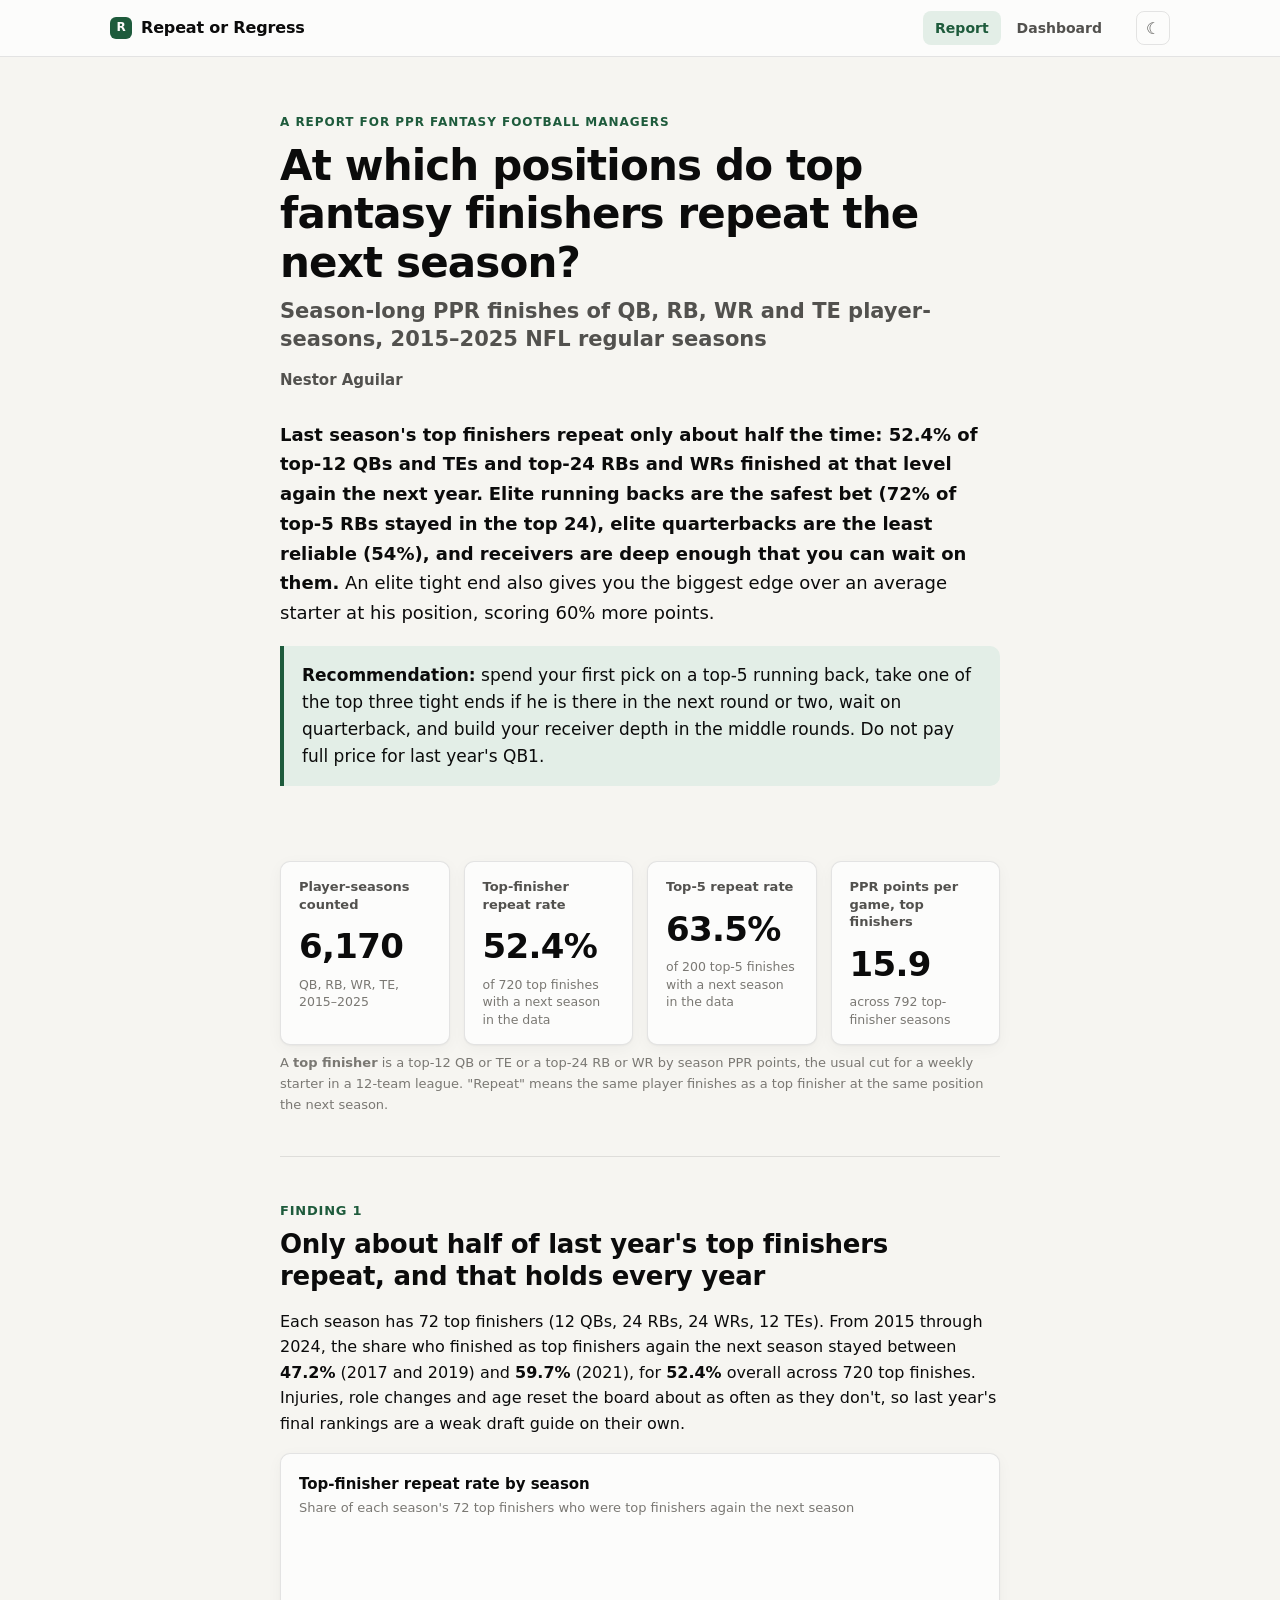
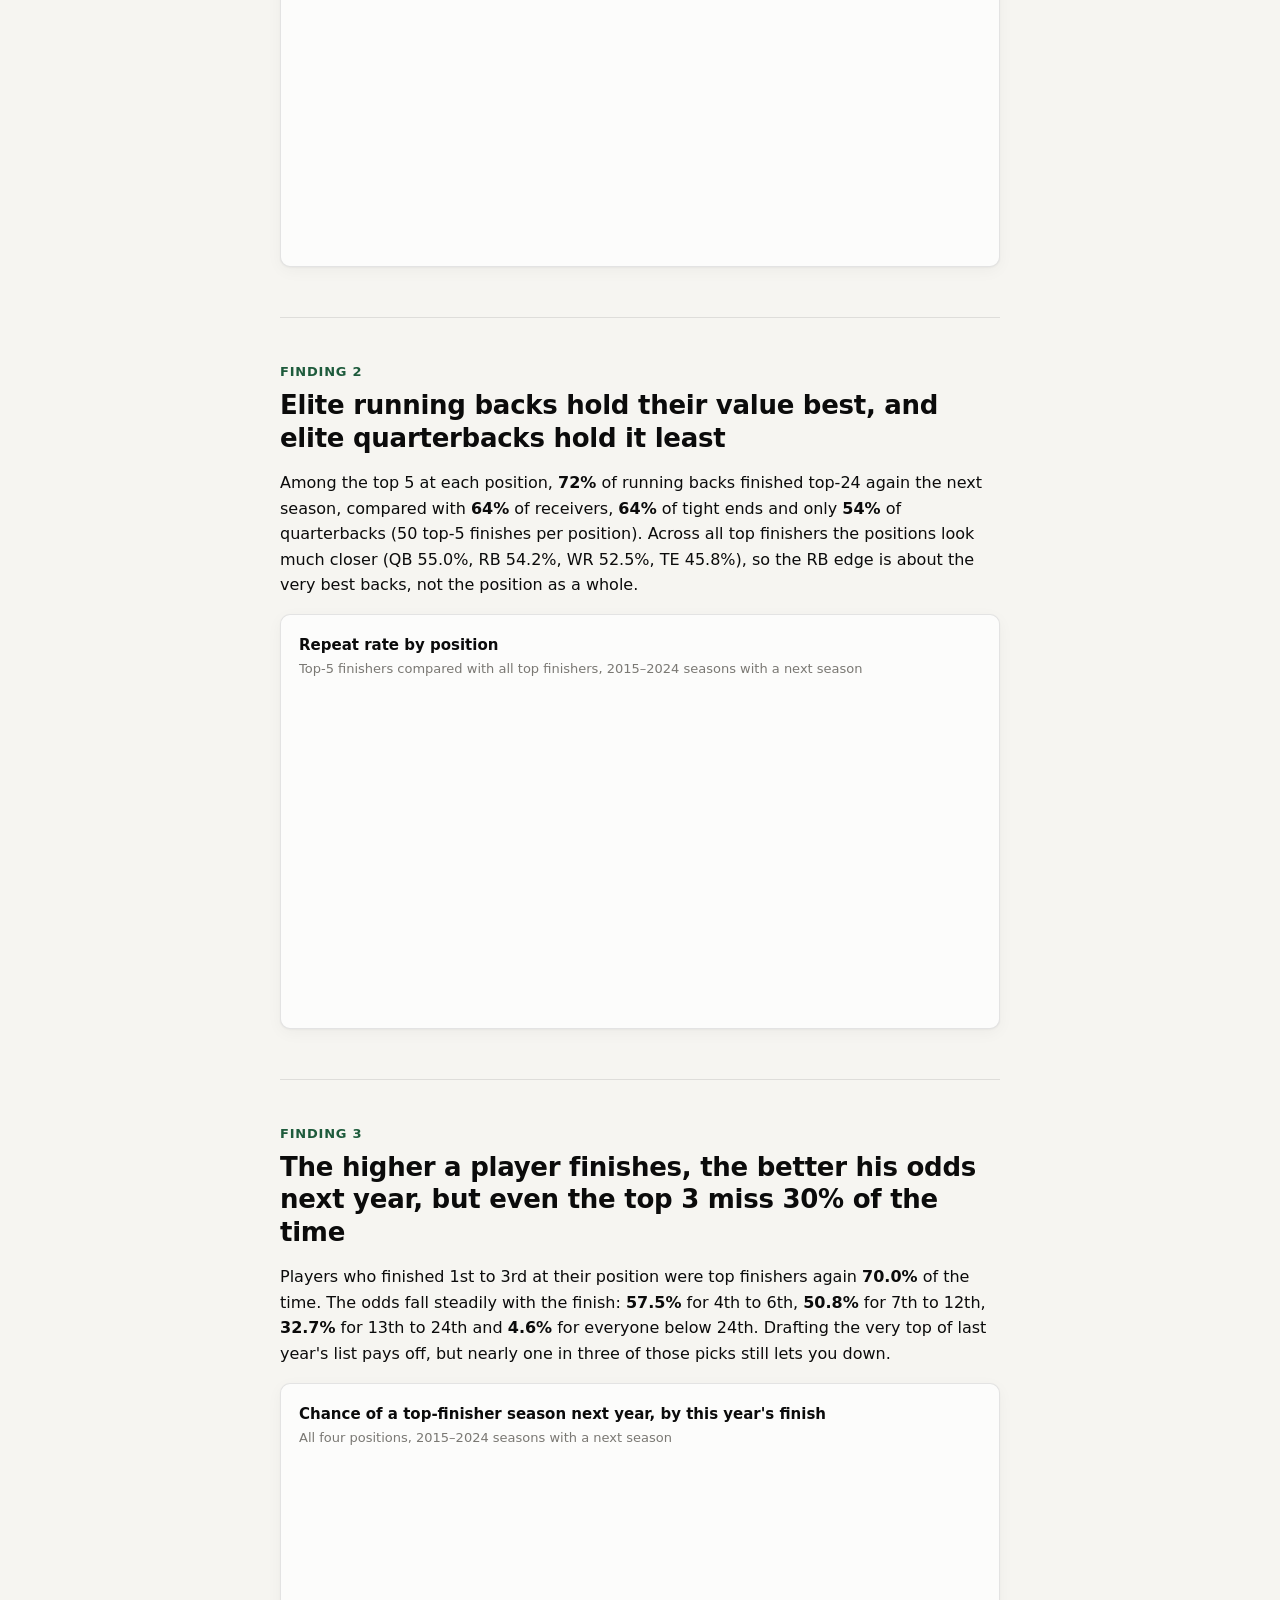
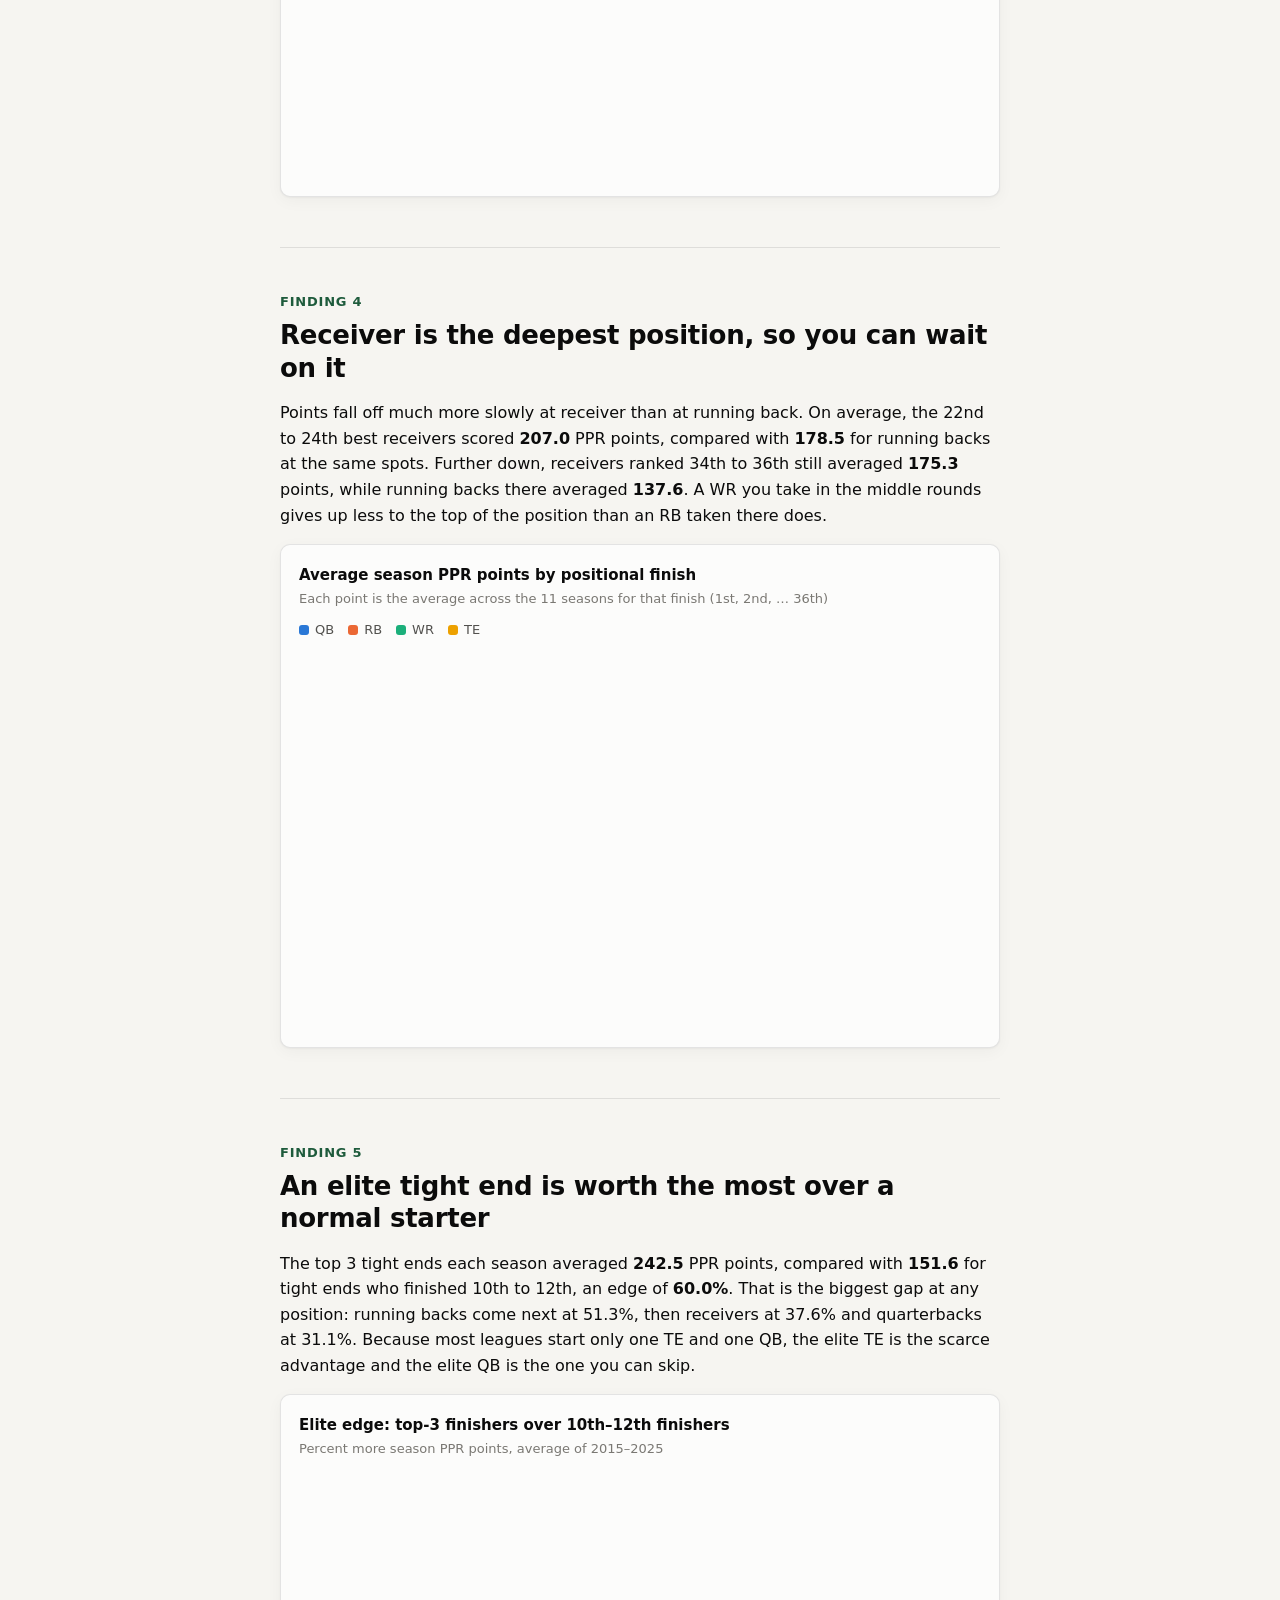
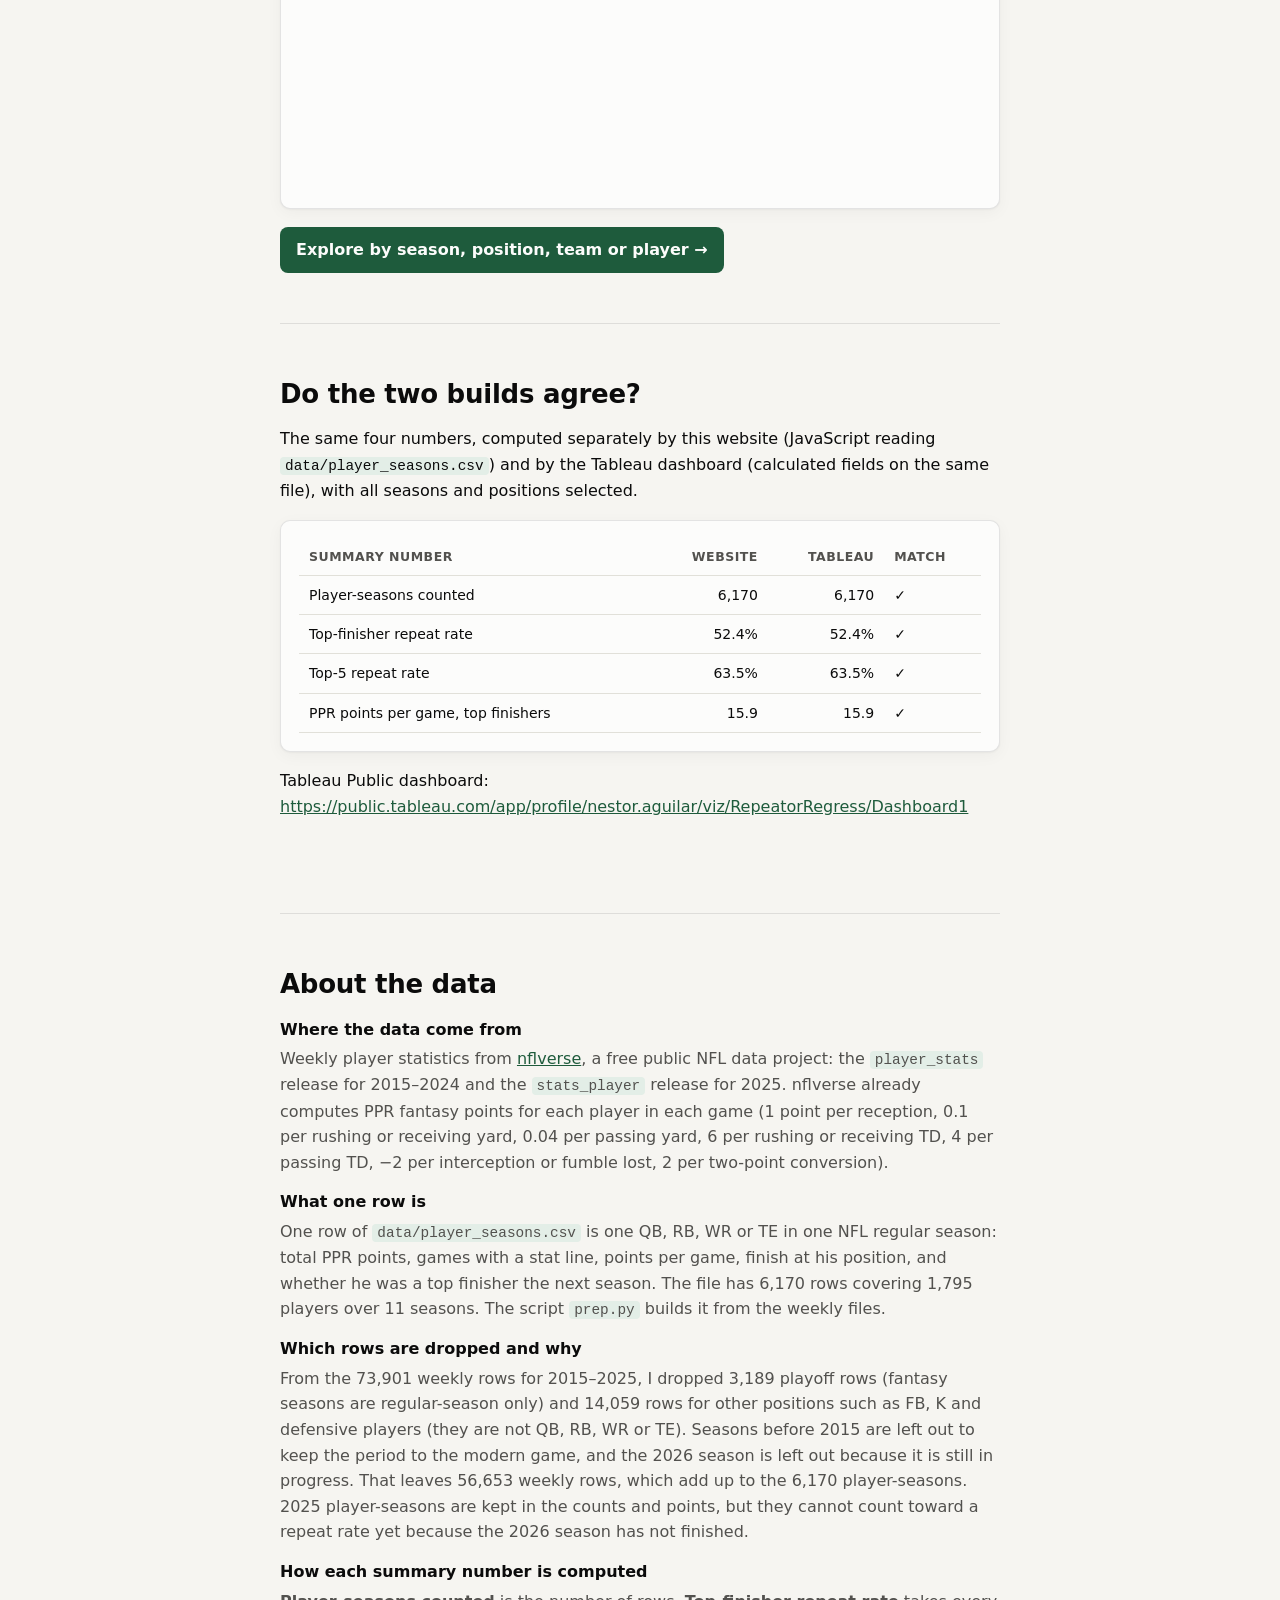
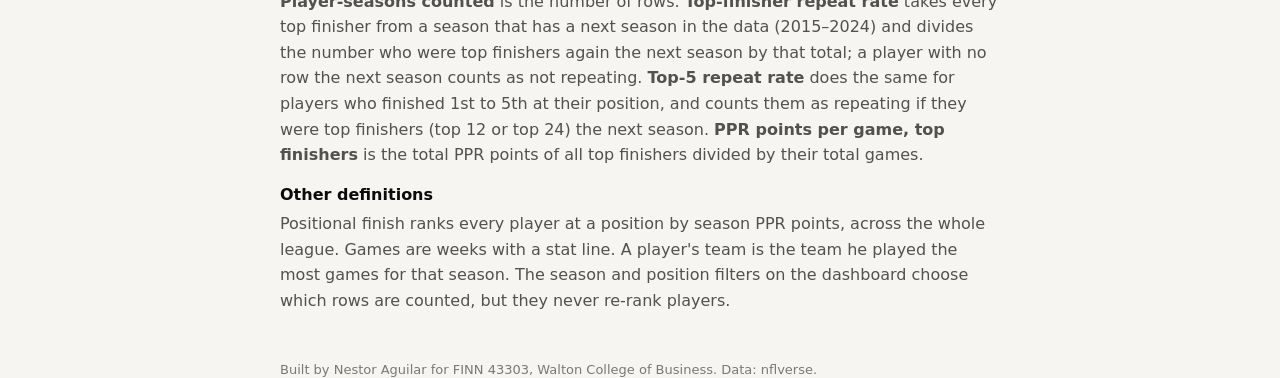
<file: fantasy-repeat-report 3/index.html>
<!doctype html>
<html lang="en">
<head>
<meta charset="utf-8">
<meta name="viewport" content="width=device-width, initial-scale=1">
<title>Repeat or Regress: Fantasy Football Report</title>
<meta name="description" content="Do fantasy football's top finishers repeat? PPR finishes of QB, RB, WR and TE player-seasons, 2015–2025.">
<link rel="stylesheet" href="style.css">
<link rel="icon" href="data:image/svg+xml,<svg xmlns='http://www.w3.org/2000/svg' viewBox='0 0 32 32'><rect width='32' height='32' rx='8' fill='%231e5b3c'/><text x='16' y='22' font-size='16' font-family='Arial' font-weight='900' fill='white' text-anchor='middle'>R</text></svg>">
<style>
  .h1-sub { display: block; font-size: .5em; font-weight: 600; color: var(--ink-2); letter-spacing: 0; margin-top: 10px; line-height: 1.35; }
  .tier-note { font-size: 13px; color: var(--muted); margin-top: 8px; }
</style>
</head>
<body>
<nav class="nav">
  <div class="wrap">
    <a class="brand" href="index.html"><span class="brand-mark">R</span>Repeat or Regress</a>
    <div class="nav-links">
      <a href="index.html" aria-current="page">Report</a>
      <a href="dashboard.html">Dashboard</a>
    </div>
    <button class="theme-btn" id="themeBtn" aria-label="Switch light or dark mode">☾</button>
  </div>
</nav>

<main class="wrap narrow">
  <header class="hero">
    <p class="eyebrow">A report for PPR fantasy football managers</p>
    <h1>At which positions do top fantasy finishers repeat the next season?
      <span class="h1-sub">Season-long PPR finishes of QB, RB, WR and TE player-seasons, 2015–2025 NFL regular seasons</span>
    </h1>
    <div class="byline">Nestor Aguilar</div>

    <p class="lede"><strong>Last season's top finishers repeat only about half the time: 52.4% of top-12 QBs and TEs and top-24 RBs and WRs finished at that level again the next year.</strong>
      <strong>Elite running backs are the safest bet (72% of top-5 RBs stayed in the top 24), elite quarterbacks are the least reliable (54%), and receivers are deep enough that you can wait on them.</strong>
      An elite tight end also gives you the biggest edge over an average starter at his position, scoring 60% more points.</p>
    <p class="reco"><strong>Recommendation:</strong> spend your first pick on a top-5 running back, take one of the top three tight ends if he is there in the next round or two, wait on quarterback, and build your receiver depth in the middle rounds. Do not pay full price for last year's QB1.</p>
  </header>

  <div class="kpis" aria-label="Summary numbers, all seasons and positions">
    <div class="kpi"><div class="kpi-label">Player-seasons counted</div><div class="kpi-value" id="kpiSeasons">–</div><div class="kpi-note">QB, RB, WR, TE, 2015–2025</div></div>
    <div class="kpi"><div class="kpi-label">Top-finisher repeat rate</div><div class="kpi-value" id="kpiRepeat">–</div><div class="kpi-note" id="kpiRepeatN"></div></div>
    <div class="kpi"><div class="kpi-label">Top-5 repeat rate</div><div class="kpi-value" id="kpiTop5">–</div><div class="kpi-note" id="kpiTop5N"></div></div>
    <div class="kpi"><div class="kpi-label">PPR points per game, top finishers</div><div class="kpi-value" id="kpiPPG">–</div><div class="kpi-note" id="kpiPPGN"></div></div>
  </div>
  <p class="tier-note">A <strong>top finisher</strong> is a top-12 QB or TE or a top-24 RB or WR by season PPR points, the usual cut for a weekly starter in a 12-team league. "Repeat" means the same player finishes as a top finisher at the same position the next season.</p>

  <section class="finding reveal">
    <div class="finding-num">Finding 1</div>
    <h2>Only about half of last year's top finishers repeat, and that holds every year</h2>
    <p>Each season has 72 top finishers (12 QBs, 24 RBs, 24 WRs, 12 TEs). From 2015 through 2024, the share who finished as top finishers again the next season stayed between <strong>47.2%</strong> (2017 and 2019) and <strong>59.7%</strong> (2021), for <strong>52.4%</strong> overall across 720 top finishes. Injuries, role changes and age reset the board about as often as they don't, so last year's final rankings are a weak draft guide on their own.</p>
    <div class="card">
      <p class="chart-title">Top-finisher repeat rate by season</p>
      <p class="chart-sub">Share of each season's 72 top finishers who were top finishers again the next season</p>
      <div class="chart-box"><canvas id="c1" role="img" aria-label="Line chart of repeat rate by season, between 47 and 60 percent"></canvas></div>
    </div>
  </section>

  <section class="finding reveal">
    <div class="finding-num">Finding 2</div>
    <h2>Elite running backs hold their value best, and elite quarterbacks hold it least</h2>
    <p>Among the top 5 at each position, <strong>72%</strong> of running backs finished top-24 again the next season, compared with <strong>64%</strong> of receivers, <strong>64%</strong> of tight ends and only <strong>54%</strong> of quarterbacks (50 top-5 finishes per position). Across all top finishers the positions look much closer (QB 55.0%, RB 54.2%, WR 52.5%, TE 45.8%), so the RB edge is about the very best backs, not the position as a whole.</p>
    <div class="card">
      <p class="chart-title">Repeat rate by position</p>
      <p class="chart-sub">Top-5 finishers compared with all top finishers, 2015–2024 seasons with a next season</p>
      <div class="chart-box"><canvas id="c2" role="img" aria-label="Bar chart of repeat rate by position"></canvas></div>
    </div>
  </section>

  <section class="finding reveal">
    <div class="finding-num">Finding 3</div>
    <h2>The higher a player finishes, the better his odds next year, but even the top 3 miss 30% of the time</h2>
    <p>Players who finished 1st to 3rd at their position were top finishers again <strong>70.0%</strong> of the time. The odds fall steadily with the finish: <strong>57.5%</strong> for 4th to 6th, <strong>50.8%</strong> for 7th to 12th, <strong>32.7%</strong> for 13th to 24th and <strong>4.6%</strong> for everyone below 24th. Drafting the very top of last year's list pays off, but nearly one in three of those picks still lets you down.</p>
    <div class="card">
      <p class="chart-title">Chance of a top-finisher season next year, by this year's finish</p>
      <p class="chart-sub">All four positions, 2015–2024 seasons with a next season</p>
      <div class="chart-box"><canvas id="c3" role="img" aria-label="Bar chart of next-season odds by finish tier"></canvas></div>
    </div>
  </section>

  <section class="finding reveal">
    <div class="finding-num">Finding 4</div>
    <h2>Receiver is the deepest position, so you can wait on it</h2>
    <p>Points fall off much more slowly at receiver than at running back. On average, the 22nd to 24th best receivers scored <strong>207.0</strong> PPR points, compared with <strong>178.5</strong> for running backs at the same spots. Further down, receivers ranked 34th to 36th still averaged <strong>175.3</strong> points, while running backs there averaged <strong>137.6</strong>. A WR you take in the middle rounds gives up less to the top of the position than an RB taken there does.</p>
    <div class="card">
      <p class="chart-title">Average season PPR points by positional finish</p>
      <p class="chart-sub">Each point is the average across the 11 seasons for that finish (1st, 2nd, … 36th)</p>
      <div class="legend" id="legend4"></div>
      <div class="chart-box tall"><canvas id="c4" role="img" aria-label="Line chart of average points by positional rank for each position"></canvas></div>
    </div>
  </section>

  <section class="finding reveal">
    <div class="finding-num">Finding 5</div>
    <h2>An elite tight end is worth the most over a normal starter</h2>
    <p>The top 3 tight ends each season averaged <strong>242.5</strong> PPR points, compared with <strong>151.6</strong> for tight ends who finished 10th to 12th, an edge of <strong>60.0%</strong>. That is the biggest gap at any position: running backs come next at 51.3%, then receivers at 37.6% and quarterbacks at 31.1%. Because most leagues start only one TE and one QB, the elite TE is the scarce advantage and the elite QB is the one you can skip.</p>
    <div class="card">
      <p class="chart-title">Elite edge: top-3 finishers over 10th–12th finishers</p>
      <p class="chart-sub">Percent more season PPR points, average of 2015–2025</p>
      <div class="chart-box"><canvas id="c5" role="img" aria-label="Bar chart of elite edge by position"></canvas></div>
    </div>
    <a class="cta" href="dashboard.html">Explore by season, position, team or player →</a>
  </section>

  <section class="notes" id="agreement" style="margin-top:40px">
    <h2>Do the two builds agree?</h2>
    <p>The same four numbers, computed separately by this website (JavaScript reading <code>data/player_seasons.csv</code>) and by the Tableau dashboard (calculated fields on the same file), with all seasons and positions selected.</p>
    <div class="card table-scroll">
      <table>
        <thead><tr><th>Summary number</th><th class="num">Website</th><th class="num">Tableau</th><th>Match</th></tr></thead>
        <tbody>
          <tr><td>Player-seasons counted</td><td class="num" id="agSeasons">6,170</td><td class="num">6,170</td><td>✓</td></tr>
          <tr><td>Top-finisher repeat rate</td><td class="num" id="agRepeat">52.4%</td><td class="num">52.4%</td><td>✓</td></tr>
          <tr><td>Top-5 repeat rate</td><td class="num" id="agTop5">63.5%</td><td class="num">63.5%</td><td>✓</td></tr>
          <tr><td>PPR points per game, top finishers</td><td class="num" id="agPPG">15.9</td><td class="num">15.9</td><td>✓</td></tr>
        </tbody>
      </table>
    </div>
    <p>Tableau Public dashboard: <a href="https://public.tableau.com/app/profile/nestor.aguilar/viz/RepeatorRegress/Dashboard1" target="_blank" rel="noopener">https://public.tableau.com/app/profile/nestor.aguilar/viz/RepeatorRegress/Dashboard1</a></p>
  </section>

  <section class="notes" id="data">
    <h2>About the data</h2>
    <dl>
      <dt>Where the data come from</dt>
      <dd>Weekly player statistics from <a href="https://github.com/nflverse/nflverse-data/releases">nflverse</a>, a free public NFL data project: the <code>player_stats</code> release for 2015–2024 and the <code>stats_player</code> release for 2025. nflverse already computes PPR fantasy points for each player in each game (1 point per reception, 0.1 per rushing or receiving yard, 0.04 per passing yard, 6 per rushing or receiving TD, 4 per passing TD, −2 per interception or fumble lost, 2 per two-point conversion).</dd>
      <dt>What one row is</dt>
      <dd>One row of <code>data/player_seasons.csv</code> is one QB, RB, WR or TE in one NFL regular season: total PPR points, games with a stat line, points per game, finish at his position, and whether he was a top finisher the next season. The file has 6,170 rows covering 1,795 players over 11 seasons. The script <code>prep.py</code> builds it from the weekly files.</dd>
      <dt>Which rows are dropped and why</dt>
      <dd>From the 73,901 weekly rows for 2015–2025, I dropped 3,189 playoff rows (fantasy seasons are regular-season only) and 14,059 rows for other positions such as FB, K and defensive players (they are not QB, RB, WR or TE). Seasons before 2015 are left out to keep the period to the modern game, and the 2026 season is left out because it is still in progress. That leaves 56,653 weekly rows, which add up to the 6,170 player-seasons. 2025 player-seasons are kept in the counts and points, but they cannot count toward a repeat rate yet because the 2026 season has not finished.</dd>
      <dt>How each summary number is computed</dt>
      <dd><strong>Player-seasons counted</strong> is the number of rows. <strong>Top-finisher repeat rate</strong> takes every top finisher from a season that has a next season in the data (2015–2024) and divides the number who were top finishers again the next season by that total; a player with no row the next season counts as not repeating. <strong>Top-5 repeat rate</strong> does the same for players who finished 1st to 5th at their position, and counts them as repeating if they were top finishers (top 12 or top 24) the next season. <strong>PPR points per game, top finishers</strong> is the total PPR points of all top finishers divided by their total games.</dd>
      <dt>Other definitions</dt>
      <dd>Positional finish ranks every player at a position by season PPR points, across the whole league. Games are weeks with a stat line. A player's team is the team he played the most games for that season. The season and position filters on the dashboard choose which rows are counted, but they never re-rank players.</dd>
    </dl>
  </section>
</main>
<footer class="wrap narrow">Built by Nestor Aguilar for FINN 43303, Walton College of Business. Data: nflverse.</footer>

<script src="lib/papaparse.min.js"></script>
<script src="lib/chart.umd.min.js"></script>
<script src="core.js"></script>
<script>
let charts = [], DATA = [];
function draw() {
  charts.forEach(c => c.destroy()); charts = [];
  chartTheme();
  const ink = cssVar("--ink"), ink2 = cssVar("--ink-2");

  // 1: repeat rate by season
  const s = repeatBySeason(DATA);
  charts.push(new Chart(c1, { type: "line",
    data: { labels: s.map(d => `${d.season}→${d.season + 1}`),
      datasets: [{ label: "Repeat rate", data: s.map(d => d.rate), borderColor: ink, backgroundColor: ink, pointBackgroundColor: ink }] },
    options: { plugins: { legend: { display: false }, tooltip: { callbacks: { label: c => ` ${fmt.pct(c.raw)} of ${s[c.dataIndex].n} top finishers repeated` } } },
      scales: { y: pctAxis(1), x: plainX() } } }));

  // 2: repeat by position, top-5 vs all top finishers
  const p = repeatByPosition(DATA);
  charts.push(new Chart(c2, { type: "bar",
    data: { labels: p.map(d => d.position),
      datasets: [
        { label: "Top-5 finishers", data: p.map(d => d.top5Rate), backgroundColor: p.map(d => posColor(d.position)), borderColor: cssVar("--surface"), borderWidth: 2 },
        { label: "All top finishers", data: p.map(d => d.topRate), backgroundColor: p.map(d => posColor(d.position) + "66"), borderColor: cssVar("--surface"), borderWidth: 2 } ] },
    options: { plugins: { legend: { display: true, labels: { generateLabels: () => [
        { text: "Top-5 finishers (solid)", fillStyle: ink2, strokeStyle: ink2, fontColor: ink2 },
        { text: "All top finishers (light)", fillStyle: ink2 + "55", strokeStyle: ink2 + "55", fontColor: ink2 }] } },
      tooltip: { callbacks: { label: c => { const d = p[c.dataIndex]; return c.datasetIndex === 0 ? ` Top 5: ${fmt.pct(d.top5Rate)} of ${d.top5N}` : ` All top: ${fmt.pct(d.topRate)} of ${d.topN}`; } } } },
      scales: { y: pctAxis(1), x: plainX() } } }));

  // 3: odds by tier
  const t = oddsByTier(DATA);
  charts.push(new Chart(c3, { type: "bar",
    data: { labels: t.map(d => TIER_LABEL[d.tier]), datasets: [{ data: t.map(d => d.rate), backgroundColor: ["#0d366b", "#184f95", "#256abf", "#5598e7", "#9ec5f4"] }] },
    options: { plugins: { legend: { display: false }, tooltip: { callbacks: { title: c => `Finished ${c[0].label} at his position`, label: c => ` ${fmt.pct(c.raw)} were top finishers next season (n = ${t[c.dataIndex].n.toLocaleString()})` } } },
      scales: { y: pctAxis(1), x: { ...plainX(), title: { display: true, text: "This season's finish at his position", color: ink2 } } } } }));

  // 4: points by rank
  const ranks = Array.from({ length: 36 }, (_, i) => i + 1);
  charts.push(new Chart(c4, { type: "line",
    data: { labels: ranks, datasets: POSITIONS.map(pos => ({ label: pos, data: pointsByRank(DATA, pos), borderColor: posColor(pos), backgroundColor: posColor(pos), pointRadius: 2 })) },
    options: { interaction: { mode: "index", intersect: false }, plugins: { legend: { display: false },
      tooltip: { callbacks: { title: c => `Finish #${c[0].label}`, label: c => ` ${c.dataset.label}: ${fmt.dec1(c.raw)} pts` } } },
      scales: { y: { min: 0, grid: { color: cssVar("--grid") }, border: { display: false }, title: { display: true, text: "Average season PPR points", color: ink2 } },
        x: { ...plainX(), title: { display: true, text: "Finish at position", color: ink2 }, ticks: { callback: (v, i) => (i + 1) % 6 === 0 || i === 0 ? i + 1 : "" } } } } }));
  document.getElementById("legend4").innerHTML = POSITIONS.map(p => `<span><span class="pos-dot" style="background:${posColor(p)}"></span>${p}</span>`).join("");

  // 5: elite premium
  const e = elitePremium(DATA).sort((a, b) => b.premium - a.premium);
  charts.push(new Chart(c5, { type: "bar",
    data: { labels: e.map(d => d.position), datasets: [{ data: e.map(d => d.premium), backgroundColor: e.map(d => posColor(d.position)) }] },
    options: { indexAxis: "y", plugins: { legend: { display: false }, tooltip: { callbacks: { label: c => { const d = e[c.dataIndex]; return ` +${fmt.pct(d.premium)} (${fmt.dec1(d.elite)} vs ${fmt.dec1(d.starter)} pts)`; } } } },
      scales: { x: { ...pctAxis(0.7), grid: { color: cssVar("--grid") } }, y: { grid: { display: false }, border: { color: cssVar("--axis") } } } } }));
}
setupThemeToggle(draw);
setupReveal();
loadData().then(d => { DATA = d; const k = kpis(DATA); renderKpis(k); draw();
  agSeasons.textContent = fmt.int(k.playerSeasons); agRepeat.textContent = fmt.pct(k.repeatRate); agTop5.textContent = fmt.pct(k.top5Rate); agPPG.textContent = fmt.dec1(k.topPPG); });
</script>
</body>
</html>
</file>
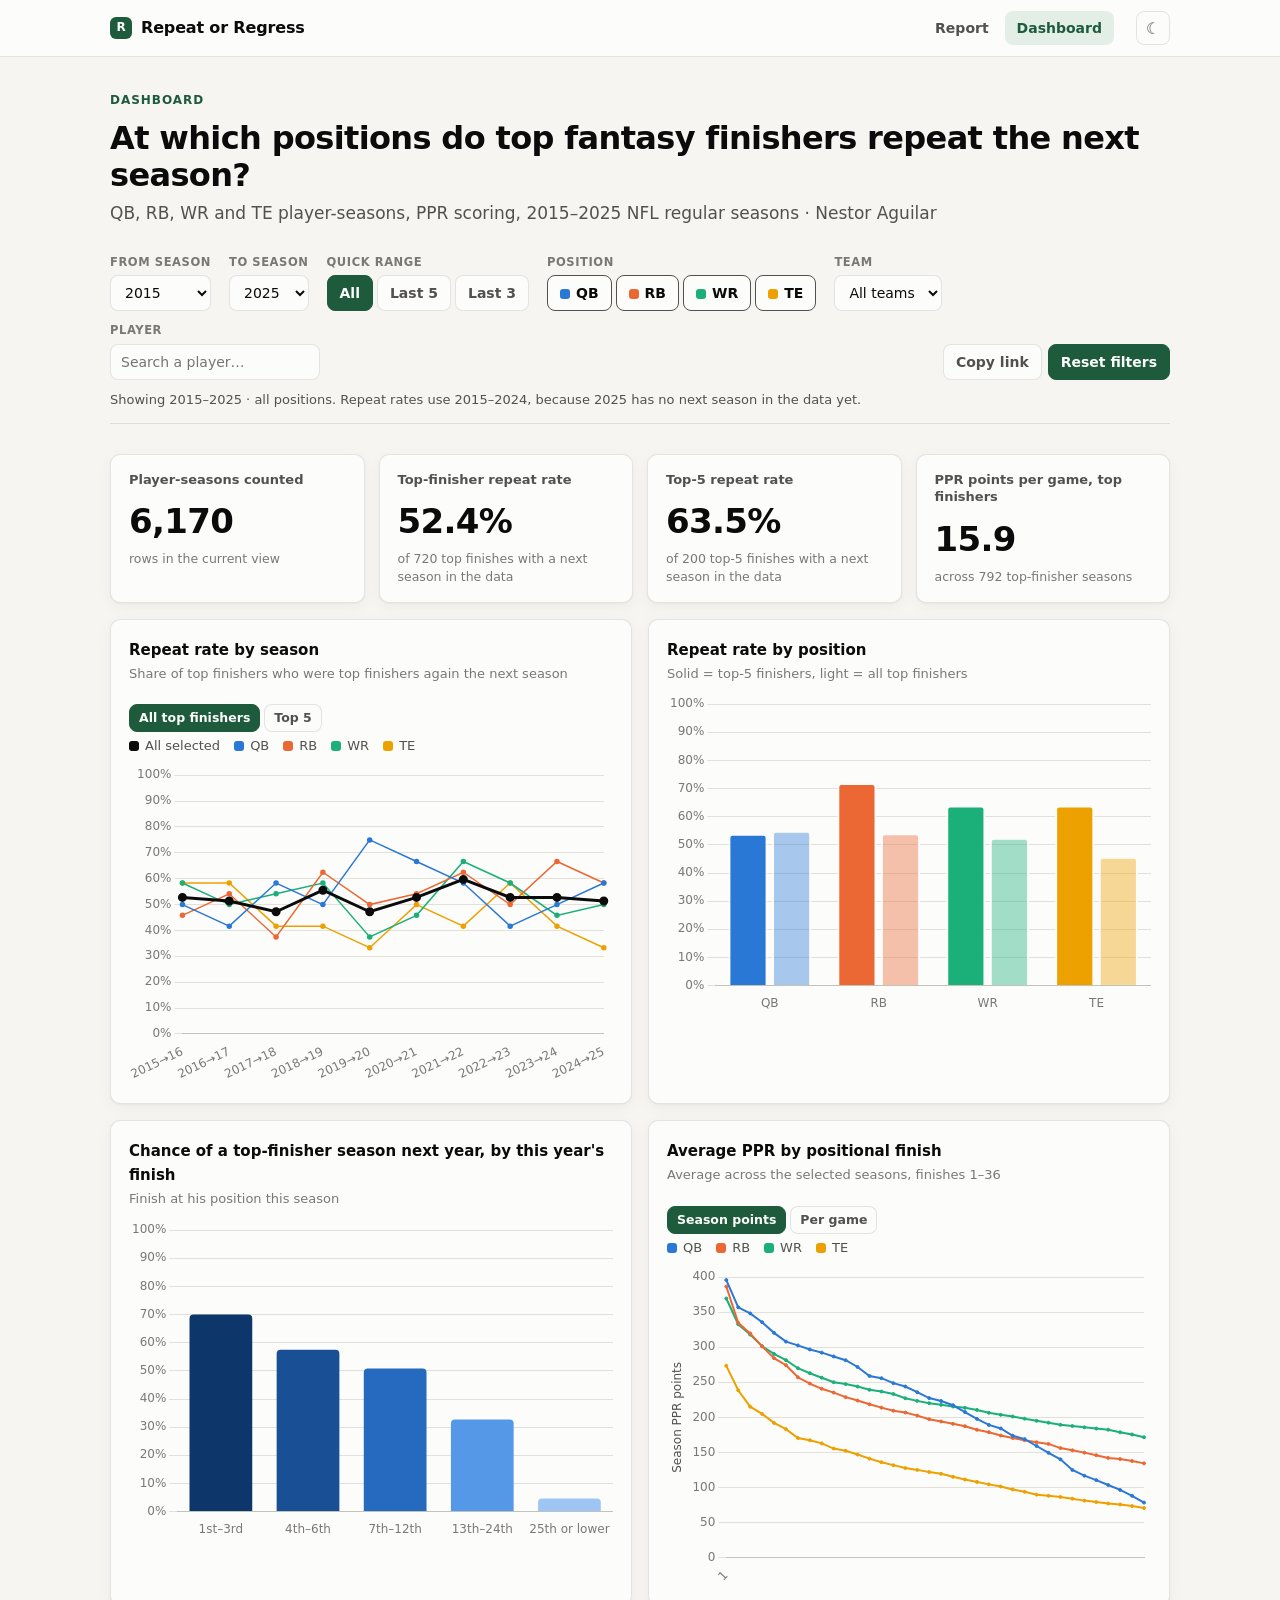
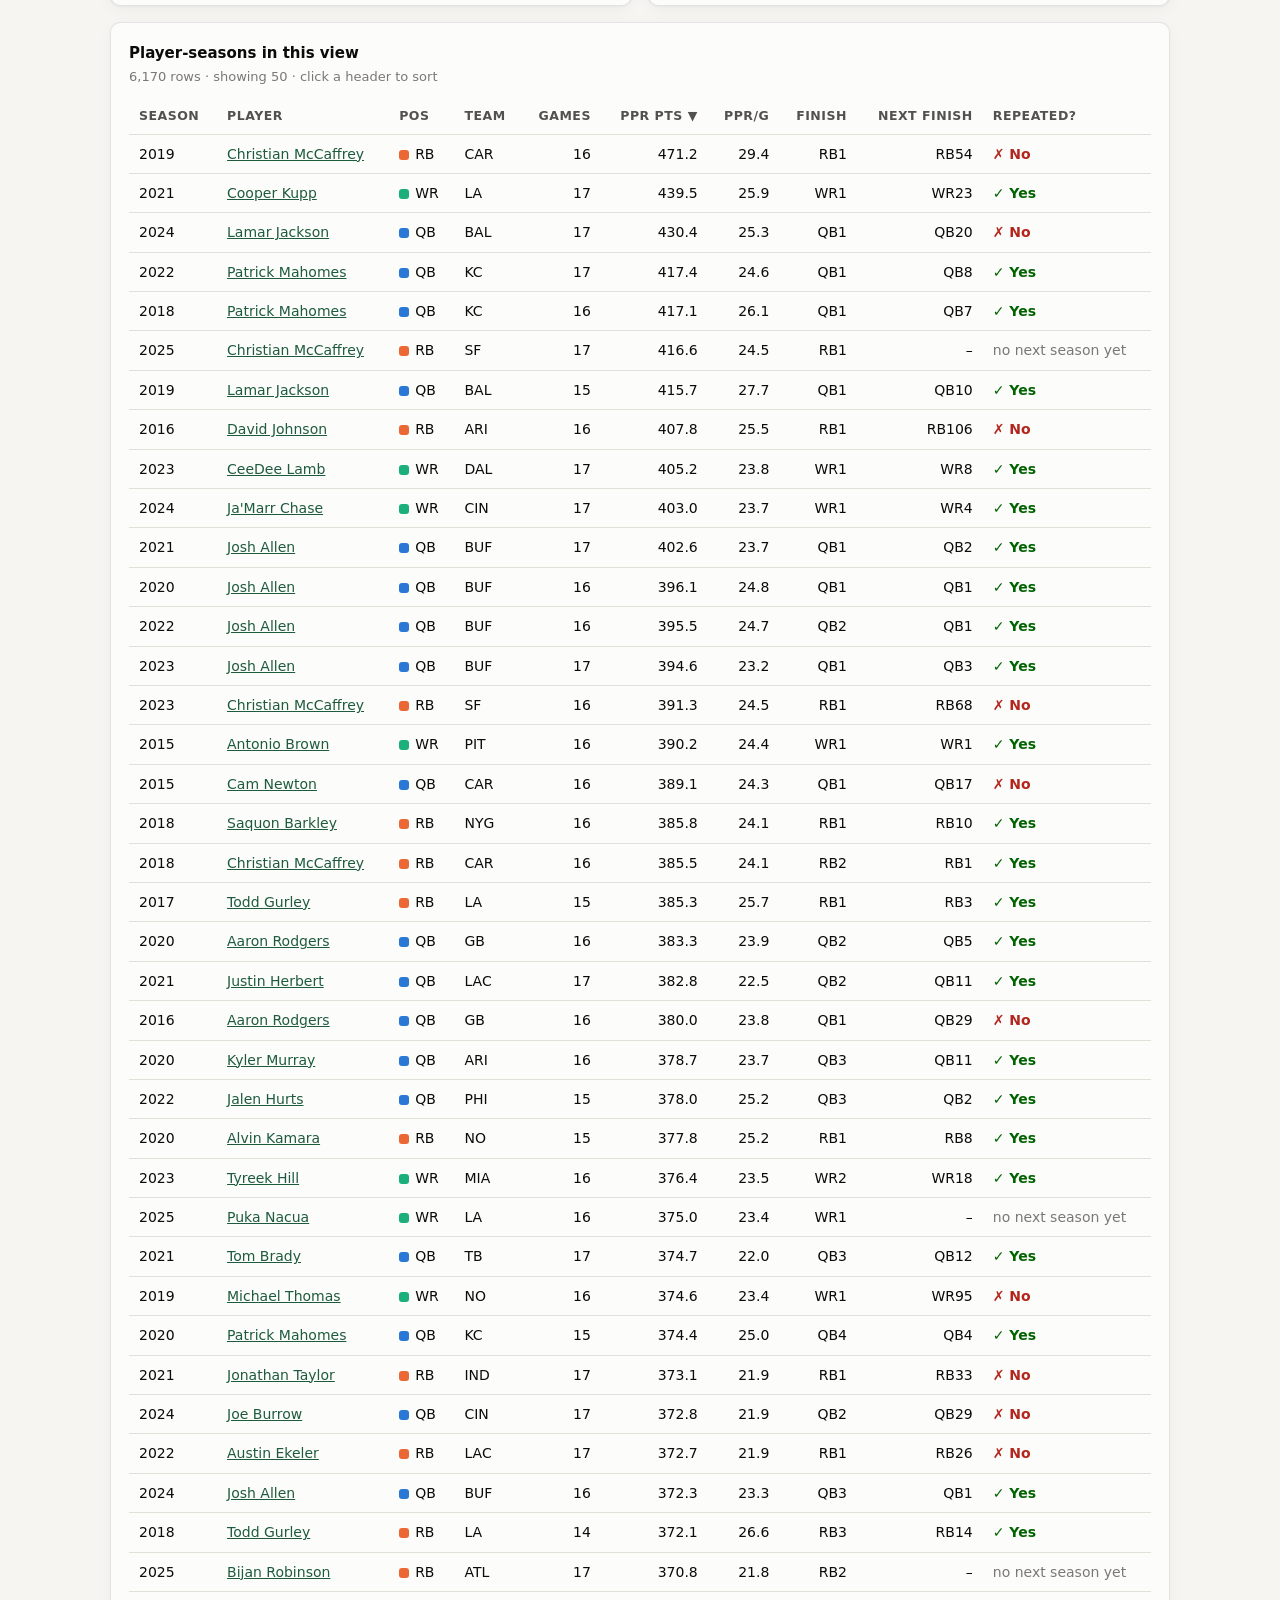
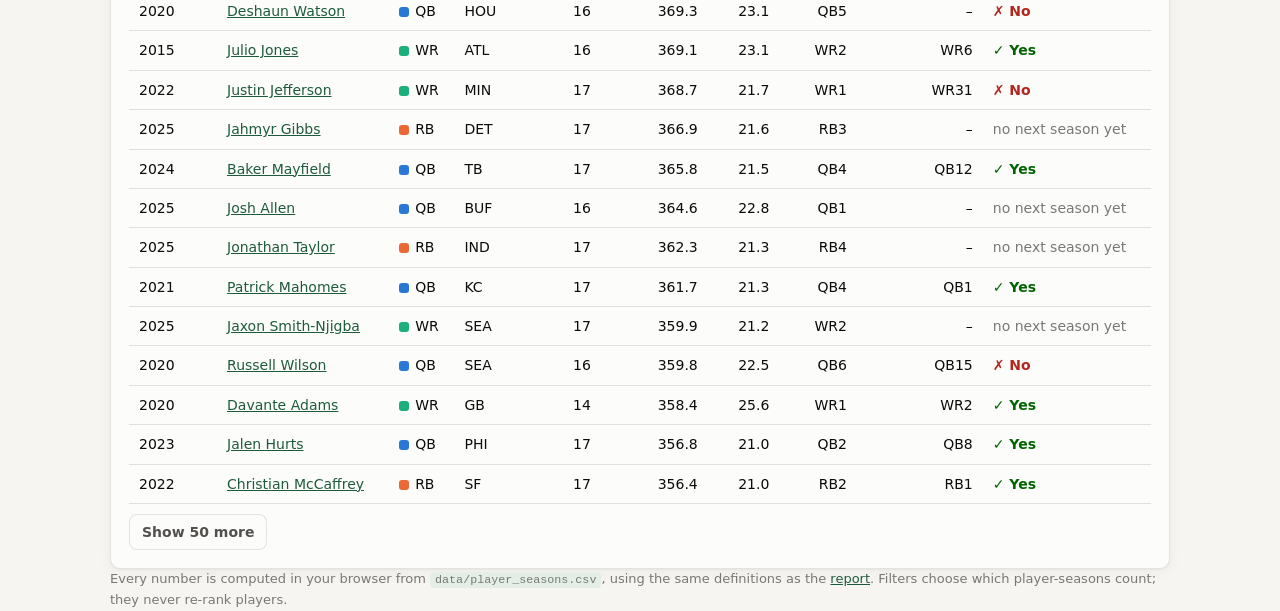
<file: fantasy-repeat-report 3/dashboard.html>
<!doctype html>
<html lang="en">
<head>
<meta charset="utf-8">
<meta name="viewport" content="width=device-width, initial-scale=1">
<title>Repeat or Regress: Dashboard</title>
<meta name="description" content="Filter fantasy football repeat rates by season, position, team and player, 2015–2025.">
<link rel="stylesheet" href="style.css">
<link rel="icon" href="data:image/svg+xml,<svg xmlns='http://www.w3.org/2000/svg' viewBox='0 0 32 32'><rect width='32' height='32' rx='8' fill='%231e5b3c'/><text x='16' y='22' font-size='16' font-family='Arial' font-weight='900' fill='white' text-anchor='middle'>R</text></svg>">
<style>
  .dash-head { padding: 34px 0 14px; }
  .dash-head h1 { font-size: clamp(24px, 3.2vw, 32px); margin-bottom: 6px; }
  .filters { position: sticky; top: 56px; z-index: 15; background: var(--page); padding: 12px 0;
    border-bottom: 1px solid var(--border); }
  .frow { display: flex; flex-wrap: wrap; gap: 10px 18px; align-items: flex-end; }
  .fgroup { display: flex; flex-direction: column; gap: 4px; }
  .fgroup > span { font-size: 11.5px; font-weight: 700; text-transform: uppercase; letter-spacing: .05em; color: var(--muted); }
  select, input[type=search] { height: 36px; border: 1px solid var(--border); background: var(--surface); color: var(--ink);
    border-radius: 8px; padding: 0 10px; font: inherit; font-size: 14px; }
  input[type=search] { width: 210px; }
  .chips, .seg { display: flex; gap: 4px; flex-wrap: wrap; }
  .chip, .seg button, .btn { height: 36px; padding: 0 12px; border-radius: 8px; border: 1px solid var(--border);
    background: var(--surface); color: var(--ink-2); font: inherit; font-size: 14px; font-weight: 600; cursor: pointer; }
  .chip[aria-pressed="true"] { color: var(--ink); border-color: var(--ink-2); }
  .chip .pos-dot { opacity: .35; } .chip[aria-pressed="true"] .pos-dot { opacity: 1; }
  .seg button[aria-pressed="true"] { background: var(--accent); color: var(--surface); border-color: var(--accent); }
  .btn:hover, .chip:hover { border-color: var(--ink-2); }
  .btn.primary { background: var(--accent); color: var(--surface); border-color: var(--accent); }
  .factions { margin-left: auto; display: flex; gap: 6px; }
  .view-note { font-size: 13px; color: var(--ink-2); margin: 10px 0 0; }
  .grid2 { display: grid; grid-template-columns: 1fr 1fr; gap: 16px; margin-top: 16px; }
  @media (max-width: 900px) { .filters { position: static; } .grid2 { grid-template-columns: 1fr; } input[type=search] { width: 100%; } .factions { margin-left: 0; } }
  .card-head { display: flex; justify-content: space-between; align-items: flex-start; gap: 10px; flex-wrap: wrap; }
  .seg.small button { height: 28px; font-size: 12.5px; padding: 0 9px; }
  .spot { margin-top: 16px; display: none; }
  .spot.on { display: block; }
  .spot h2 { margin: 0; font-size: 22px; }
  .spot-stats { display: flex; gap: 22px; flex-wrap: wrap; margin: 8px 0 12px; color: var(--ink-2); font-size: 14px; }
  .spot-stats b { color: var(--ink); font-size: 18px; display: block; }
  .yes { color: var(--good); font-weight: 700; } .no { color: var(--bad); font-weight: 700; }
  .more { margin-top: 10px; }
  .empty { color: var(--muted); padding: 30px; text-align: center; }
  .toast { position: fixed; bottom: 20px; left: 50%; transform: translateX(-50%); background: var(--ink); color: var(--page);
    padding: 9px 16px; border-radius: 8px; font-size: 14px; opacity: 0; transition: opacity .25s; pointer-events: none; }
  .toast.on { opacity: 1; }
  th.sortable { cursor: pointer; user-select: none; }
  th.sortable:hover { color: var(--ink); }
</style>
</head>
<body>
<nav class="nav">
  <div class="wrap">
    <a class="brand" href="index.html"><span class="brand-mark">R</span>Repeat or Regress</a>
    <div class="nav-links">
      <a href="index.html">Report</a>
      <a href="dashboard.html" aria-current="page">Dashboard</a>
    </div>
    <button class="theme-btn" id="themeBtn" aria-label="Switch light or dark mode">☾</button>
  </div>
</nav>

<main class="wrap">
  <header class="dash-head">
    <p class="eyebrow">Dashboard</p>
    <h1>At which positions do top fantasy finishers repeat the next season?</h1>
    <p class="subtitle">QB, RB, WR and TE player-seasons, PPR scoring, 2015–2025 NFL regular seasons · Nestor Aguilar</p>
  </header>

  <div class="filters">
    <div class="frow">
      <label class="fgroup"><span>From season</span><select id="fFrom"></select></label>
      <label class="fgroup"><span>To season</span><select id="fTo"></select></label>
      <div class="fgroup"><span>Quick range</span>
        <div class="seg" id="quick">
          <button data-q="all">All</button><button data-q="5">Last 5</button><button data-q="3">Last 3</button>
        </div></div>
      <div class="fgroup"><span>Position</span><div class="chips" id="fPos"></div></div>
      <label class="fgroup"><span>Team</span><select id="fTeam"><option value="">All teams</option></select></label>
      <label class="fgroup"><span>Player</span><input type="search" id="fPlayer" list="players" placeholder="Search a player…" autocomplete="off"></label>
      <datalist id="players"></datalist>
      <div class="factions">
        <button class="btn" id="btnShare" title="Copy a link to this view">Copy link</button>
        <button class="btn primary" id="btnReset">Reset filters</button>
      </div>
    </div>
    <p class="view-note" id="viewNote"></p>
  </div>

  <div class="kpis">
    <div class="kpi"><div class="kpi-label">Player-seasons counted</div><div class="kpi-value" id="kpiSeasons">–</div><div class="kpi-note">rows in the current view</div></div>
    <div class="kpi"><div class="kpi-label">Top-finisher repeat rate</div><div class="kpi-value" id="kpiRepeat">–</div><div class="kpi-note" id="kpiRepeatN"></div></div>
    <div class="kpi"><div class="kpi-label">Top-5 repeat rate</div><div class="kpi-value" id="kpiTop5">–</div><div class="kpi-note" id="kpiTop5N"></div></div>
    <div class="kpi"><div class="kpi-label">PPR points per game, top finishers</div><div class="kpi-value" id="kpiPPG">–</div><div class="kpi-note" id="kpiPPGN"></div></div>
  </div>

  <section class="card spot" id="spot">
    <div class="card-head">
      <div><p class="eyebrow" style="margin:0">Player spotlight</p><h2 id="spotName"></h2></div>
      <button class="btn" id="spotClose">Clear player</button>
    </div>
    <div class="spot-stats" id="spotStats"></div>
    <p class="chart-title">Finish at his position by season</p>
    <p class="chart-sub">Lower is better. The dashed line is the top-finisher cutoff for his position.</p>
    <div class="chart-box"><canvas id="cSpot" role="img" aria-label="Player's positional finish by season"></canvas></div>
  </section>

  <div class="grid2">
    <section class="card">
      <div class="card-head">
        <div><p class="chart-title">Repeat rate by season</p><p class="chart-sub" id="subA"></p></div>
        <div class="seg small" id="mA"><button data-m="top_finisher">All top finishers</button><button data-m="top5">Top 5</button></div>
      </div>
      <div class="legend" id="legA"></div>
      <div class="chart-box"><canvas id="cA" role="img" aria-label="Repeat rate by season"></canvas></div>
    </section>
    <section class="card">
      <p class="chart-title">Repeat rate by position</p>
      <p class="chart-sub">Solid = top-5 finishers, light = all top finishers</p>
      <div class="chart-box"><canvas id="cB" role="img" aria-label="Repeat rate by position"></canvas></div>
    </section>
    <section class="card">
      <p class="chart-title">Chance of a top-finisher season next year, by this year's finish</p>
      <p class="chart-sub">Finish at his position this season</p>
      <div class="chart-box"><canvas id="cC" role="img" aria-label="Next-season odds by finish tier"></canvas></div>
    </section>
    <section class="card">
      <div class="card-head">
        <div><p class="chart-title">Average PPR by positional finish</p><p class="chart-sub">Average across the selected seasons, finishes 1–36</p></div>
        <div class="seg small" id="mD"><button data-m="ppr_points">Season points</button><button data-m="ppr_per_game">Per game</button></div>
      </div>
      <div class="legend" id="legD"></div>
      <div class="chart-box"><canvas id="cD" role="img" aria-label="Average points by positional finish"></canvas></div>
    </section>
  </div>

  <section class="card" style="margin-top:16px">
    <div class="card-head">
      <div><p class="chart-title">Player-seasons in this view</p><p class="chart-sub" id="tblSub"></p></div>
    </div>
    <div class="table-scroll">
      <table id="tbl">
        <thead><tr>
          <th class="sortable" data-k="season">Season</th><th class="sortable" data-k="player">Player</th>
          <th class="sortable" data-k="position">Pos</th><th class="sortable" data-k="team">Team</th>
          <th class="num sortable" data-k="games">Games</th><th class="num sortable" data-k="ppr_points">PPR pts</th>
          <th class="num sortable" data-k="ppr_per_game">PPR/G</th><th class="num sortable" data-k="pos_rank">Finish</th>
          <th class="num sortable" data-k="next_pos_rank">Next finish</th><th>Repeated?</th>
        </tr></thead>
        <tbody></tbody>
      </table>
    </div>
    <button class="btn more" id="btnMore">Show 50 more</button>
  </section>
</main>
<footer class="wrap">Every number is computed in your browser from <code>data/player_seasons.csv</code>, using the same definitions as the <a href="index.html#data">report</a>. Filters choose which player-seasons count; they never re-rank players.</footer>
<div class="toast" id="toast">Link copied</div>

<script src="lib/papaparse.min.js"></script>
<script src="lib/chart.umd.min.js"></script>
<script src="core.js"></script>
<script>
const DEFAULT = { from: FIRST_SEASON, to: LAST_SEASON, pos: [...POSITIONS], team: "", player: "", mA: "top_finisher", mD: "ppr_points" };
let S = structuredClone(DEFAULT), DATA = [], charts = {}, tblLimit = 50, sortKey = "ppr_points", sortDir = -1, first = true;
let playerByLabel = new Map(), labelById = new Map();

function readUrl() {
  const q = new URLSearchParams(location.search);
  const num = (k, d) => { const v = parseInt(q.get(k)); return isFinite(v) ? Math.min(LAST_SEASON, Math.max(FIRST_SEASON, v)) : d; };
  S.from = num("from", DEFAULT.from); S.to = num("to", DEFAULT.to);
  if (S.from > S.to) [S.from, S.to] = [S.to, S.from];
  if (q.get("pos")) { const p = q.get("pos").split(",").filter(x => POSITIONS.includes(x)); if (p.length) S.pos = p; }
  S.team = q.get("team") || ""; S.player = q.get("player") || "";
  if (q.get("m") === "top5") S.mA = "top5";
  if (q.get("d") === "ppr_per_game") S.mD = "ppr_per_game";
}
function writeUrl() {
  const q = new URLSearchParams();
  if (S.from !== DEFAULT.from) q.set("from", S.from);
  if (S.to !== DEFAULT.to) q.set("to", S.to);
  if (S.pos.length !== 4) q.set("pos", S.pos.join(","));
  if (S.team) q.set("team", S.team);
  if (S.player) q.set("player", S.player);
  if (S.mA !== DEFAULT.mA) q.set("m", S.mA);
  if (S.mD !== DEFAULT.mD) q.set("d", S.mD);
  const qs = q.toString();
  history.replaceState(null, "", qs ? "?" + qs : location.pathname);
}

function view() {
  return DATA.filter(r => r.season >= S.from && r.season <= S.to && S.pos.includes(r.position)
    && (!S.team || r.team === S.team) && (!S.player || r.player_id === S.player));
}

function syncControls() {
  fFrom.value = S.from; fTo.value = S.to; fTeam.value = S.team;
  fPlayer.value = S.player ? (labelById.get(S.player) || "") : "";
  document.querySelectorAll("#fPos .chip").forEach(b => b.setAttribute("aria-pressed", S.pos.includes(b.dataset.p)));
  document.querySelectorAll("#mA button").forEach(b => b.setAttribute("aria-pressed", b.dataset.m === S.mA));
  document.querySelectorAll("#mD button").forEach(b => b.setAttribute("aria-pressed", b.dataset.m === S.mD));
  const span = S.to - S.from + 1;
  document.querySelectorAll("#quick button").forEach(b => {
    const q = b.dataset.q;
    b.setAttribute("aria-pressed", S.to === LAST_SEASON && (q === "all" ? S.from === FIRST_SEASON : span === +q));
  });
}

function update() {
  syncControls(); writeUrl();
  const rows = view();
  renderKpis(kpis(rows), first); first = false;
  const parts = [`${S.from === S.to ? S.from : S.from + "–" + S.to}`, S.pos.length === 4 ? "all positions" : S.pos.join(", ")];
  if (S.team) parts.push(S.team); if (S.player) parts.push(labelById.get(S.player));
  const repeatNote = S.to === LAST_SEASON ? ` Repeat rates use ${S.from}–${LAST_SEASON - 1}, because ${LAST_SEASON} has no next season in the data yet.` : "";
  const k = kpis(rows);
  const emptyNote = !rows.length ? " No player-seasons match these filters." : k.repeatN === 0 ? " No top finishers in this view, so the repeat rates are blank." : "";
  viewNote.textContent = `Showing ${parts.join(" · ")}.${repeatNote}${emptyNote}`;
  draw(rows); spotlight(); table(rows);
}

function destroy(k) { if (charts[k]) { charts[k].destroy(); delete charts[k]; } }

function draw(rows) {
  chartTheme();
  const ink = cssVar("--ink"), ink2 = cssVar("--ink-2");
  const posShown = POSITIONS.filter(p => S.pos.includes(p));

  // A: repeat rate by season, overall + one line per position
  destroy("A");
  const seasons = []; for (let s = S.from; s <= Math.min(S.to, LAST_SEASON - 1); s++) seasons.push(s);
  const field = S.mA;
  const rateFor = (rs, s) => { const g = rs.filter(r => r.season === s && r[field] === 1 && r.next_season_known === 1); return g.length ? { v: mean(g.map(r => r.next_top_finisher)), n: g.length } : { v: null, n: 0 }; };
  const overall = seasons.map(s => rateFor(rows, s));
  const ds = [{ label: "All selected", data: overall.map(o => o.v), n: overall.map(o => o.n), borderColor: ink, backgroundColor: ink, borderWidth: 3, spanGaps: true }];
  if (posShown.length > 1) posShown.forEach(p => { const rr = rows.filter(r => r.position === p); const v = seasons.map(s => rateFor(rr, s));
    ds.push({ label: p, data: v.map(o => o.v), n: v.map(o => o.n), borderColor: posColor(p), backgroundColor: posColor(p), borderWidth: 1.5, pointRadius: 2, spanGaps: true }); });
  subA.textContent = field === "top5" ? "Share of top-5 finishers who were top finishers the next season" : "Share of top finishers who were top finishers again the next season";
  legA.innerHTML = ds.map(d => `<span><span class="pos-dot" style="background:${d.borderColor}"></span>${d.label}</span>`).join("");
  if (seasons.length) {
    charts.A = new Chart(cA, { type: "line", data: { labels: seasons.map(s => `${s}→${String(s + 1).slice(2)}`), datasets: ds },
      options: { interaction: { mode: "index", intersect: false }, plugins: { legend: { display: false },
        tooltip: { callbacks: { label: c => c.raw == null ? null : ` ${c.dataset.label}: ${fmt.pct(c.raw)} (n = ${c.dataset.n[c.dataIndex]})` } } },
        scales: { y: pctAxis(1), x: plainX() } } });
  }
  cA.style.display = seasons.length ? "" : "none";

  // B: by position
  destroy("B");
  const p = repeatByPosition(rows, posShown);
  charts.B = new Chart(cB, { type: "bar", data: { labels: p.map(d => d.position), datasets: [
      { label: "Top-5 finishers", data: p.map(d => d.top5Rate), backgroundColor: p.map(d => posColor(d.position)), borderColor: cssVar("--surface"), borderWidth: 2 },
      { label: "All top finishers", data: p.map(d => d.topRate), backgroundColor: p.map(d => posColor(d.position) + "66"), borderColor: cssVar("--surface"), borderWidth: 2 }] },
    options: { plugins: { legend: { display: false }, tooltip: { callbacks: { label: c => { const d = p[c.dataIndex];
      return c.datasetIndex === 0 ? ` Top 5: ${fmt.pct(d.top5Rate)} (n = ${d.top5N})` : ` All top: ${fmt.pct(d.topRate)} (n = ${d.topN})`; } } } },
      scales: { y: pctAxis(1), x: plainX() } } });

  // C: by tier
  destroy("C");
  const t = oddsByTier(rows);
  charts.C = new Chart(cC, { type: "bar", data: { labels: t.map(d => TIER_LABEL[d.tier]),
      datasets: [{ data: t.map(d => d.rate), backgroundColor: ["#0d366b", "#184f95", "#256abf", "#5598e7", "#9ec5f4"] }] },
    options: { plugins: { legend: { display: false }, tooltip: { callbacks: { title: c => `Finished ${c[0].label}`, label: c => ` ${fmt.pct(c.raw)} top finishers next season (n = ${t[c.dataIndex].n})` } } },
      scales: { y: pctAxis(1), x: plainX() } } });

  // D: points by finish
  destroy("D");
  const ranks = Array.from({ length: 36 }, (_, i) => i + 1);
  legD.innerHTML = posShown.map(p => `<span><span class="pos-dot" style="background:${posColor(p)}"></span>${p}</span>`).join("");
  charts.D = new Chart(cD, { type: "line", data: { labels: ranks,
      datasets: posShown.map(pos => ({ label: pos, data: pointsByRank(rows, pos, 36, S.mD), borderColor: posColor(pos), backgroundColor: posColor(pos), pointRadius: 1.5, spanGaps: true })) },
    options: { interaction: { mode: "index", intersect: false }, plugins: { legend: { display: false },
      tooltip: { callbacks: { title: c => `Finish #${c[0].label}`, label: c => c.raw == null ? null : ` ${c.dataset.label}: ${fmt.dec1(c.raw)}` } } },
      scales: { y: { min: 0, grid: { color: cssVar("--grid") }, border: { display: false }, title: { display: true, text: S.mD === "ppr_points" ? "Season PPR points" : "PPR points per game", color: ink2 } },
        x: { ...plainX(), ticks: { callback: (v, i) => (i + 1) % 6 === 0 || i === 0 ? i + 1 : "" } } } } });
}

function spotlight() {
  destroy("S");
  if (!S.player) { spot.classList.remove("on"); return; }
  const rs = DATA.filter(r => r.player_id === S.player).sort((a, b) => a.season - b.season);
  if (!rs.length) { spot.classList.remove("on"); return; }
  spot.classList.add("on");
  const last = rs[rs.length - 1], pos = last.position;
  spotName.innerHTML = `<span class="pos-dot" style="background:${posColor(pos)}"></span>${last.player} <span style="color:var(--muted);font-size:15px">${pos} · ${last.team}</span>`;
  const tops = rs.filter(r => r.top_finisher === 1).length;
  const best = rs.reduce((a, r) => r.pos_rank < a.pos_rank ? r : a);
  const totPts = rs.reduce((a, r) => a + r.ppr_points, 0), totG = rs.reduce((a, r) => a + r.games, 0);
  spotStats.innerHTML = `<div><b>${rs.length}</b>seasons, 2015–2025</div><div><b>${tops}</b>top-finisher seasons</div>
    <div><b>${pos}${best.pos_rank}</b>best finish (${best.season})</div><div><b>${fmt.dec1(totPts / totG)}</b>PPR points per game</div>`;
  const seasons = []; for (let s = FIRST_SEASON; s <= LAST_SEASON; s++) seasons.push(s);
  const by = new Map(rs.map(r => [r.season, r]));
  const col = posColor(pos);
  charts.S = new Chart(cSpot, { type: "line", data: { labels: seasons, datasets: [
      { label: "Finish", data: seasons.map(s => by.has(s) ? by.get(s).pos_rank : null), borderColor: col, backgroundColor: col, pointRadius: 5, spanGaps: false },
      { label: "Cutoff", data: seasons.map(() => CUTOFF[pos]), borderColor: cssVar("--muted"), borderDash: [5, 4], borderWidth: 1.5, pointRadius: 0 }] },
    options: { plugins: { legend: { display: false }, tooltip: { filter: c => c.datasetIndex === 0, callbacks: { label: c => { const r = by.get(seasons[c.dataIndex]);
      return ` ${pos}${r.pos_rank} · ${fmt.dec1(r.ppr_points)} pts in ${r.games} games (${r.team})`; } } } },
      scales: { y: { reverse: true, min: 1, suggestedMax: Math.max(CUTOFF[pos] + 6, 12), grid: { color: cssVar("--grid") }, border: { display: false }, title: { display: true, text: `Finish among ${pos}s`, color: cssVar("--ink-2") } }, x: plainX() } } });
}

function table(rows) {
  const sorted = [...rows].sort((a, b) => { const x = a[sortKey], y = b[sortKey];
    if (x == null) return 1; if (y == null) return -1; return (x > y ? 1 : x < y ? -1 : 0) * sortDir; });
  tblSub.textContent = `${rows.length.toLocaleString()} rows · showing ${Math.min(tblLimit, rows.length).toLocaleString()} · click a header to sort`;
  const rep = r => r.top_finisher !== 1 ? `<span style="color:var(--muted)">not a top finisher</span>` :
    r.next_top_finisher == null ? `<span style="color:var(--muted)">no next season yet</span>` :
    r.next_top_finisher === 1 ? `<span class="yes">✓ Yes</span>` : `<span class="no">✗ No</span>`;
  tbl.querySelector("tbody").innerHTML = sorted.slice(0, tblLimit).map(r => `<tr>
    <td>${r.season}</td><td><a href="#" data-pid="${r.player_id}">${r.player}</a></td><td><span class="pos-dot" style="background:${posColor(r.position)}"></span>${r.position}</td><td>${r.team}</td>
    <td class="num">${r.games}</td><td class="num">${fmt.dec1(r.ppr_points)}</td><td class="num">${fmt.dec1(r.ppr_per_game)}</td>
    <td class="num">${r.position}${r.pos_rank}</td><td class="num">${r.next_pos_rank == null ? "–" : r.position + r.next_pos_rank}</td><td>${rep(r)}</td></tr>`).join("")
    || `<tr><td colspan="10" class="empty">No player-seasons match these filters.</td></tr>`;
  btnMore.style.display = rows.length > tblLimit ? "" : "none";
  document.querySelectorAll("#tbl th.sortable").forEach(th => th.textContent = th.textContent.replace(/ [▲▼]$/, "") + (th.dataset.k === sortKey ? (sortDir < 0 ? " ▼" : " ▲") : ""));
}

function setup() {
  for (let s = FIRST_SEASON; s <= LAST_SEASON; s++) { fFrom.add(new Option(s, s)); fTo.add(new Option(s, s)); }
  [...new Set(DATA.map(r => r.team))].sort().forEach(t => fTeam.add(new Option(t, t)));
  fPos.innerHTML = POSITIONS.map(p => `<button class="chip" data-p="${p}"><span class="pos-dot" style="background:${posColor(p)}"></span>${p}</button>`).join("");
  // player list: latest name, position and seasons
  const byId = new Map();
  DATA.forEach(r => { const o = byId.get(r.player_id) || { name: r.player, pos: r.position, min: r.season, max: r.season, pts: 0 };
    o.name = r.season >= o.max ? r.player : o.name; o.pos = r.season >= o.max ? r.position : o.pos;
    o.min = Math.min(o.min, r.season); o.max = Math.max(o.max, r.season); o.pts += r.ppr_points; byId.set(r.player_id, o); });
  const list = [...byId.entries()].sort((a, b) => b[1].pts - a[1].pts);
  const seen = new Map();
  list.forEach(([id, o]) => { let lab = `${o.name} (${o.pos})`; if (seen.has(lab)) lab = `${o.name} (${o.pos}, ${o.min}–${o.max})`; seen.set(lab, 1);
    playerByLabel.set(lab, id); labelById.set(id, lab); });
  players.innerHTML = [...playerByLabel.keys()].map(l => `<option value="${l.replace(/"/g, "&quot;")}">`).join("");

  fFrom.onchange = () => { S.from = +fFrom.value; if (S.from > S.to) S.to = S.from; update(); };
  fTo.onchange = () => { S.to = +fTo.value; if (S.to < S.from) S.from = S.to; update(); };
  fTeam.onchange = () => { S.team = fTeam.value; update(); };
  fPos.onclick = e => { const b = e.target.closest(".chip"); if (!b) return; const p = b.dataset.p;
    if (S.pos.includes(p)) { if (S.pos.length > 1) S.pos = S.pos.filter(x => x !== p); } else S.pos = POSITIONS.filter(x => S.pos.includes(x) || x === p);
    update(); };
  fPos.ondblclick = e => { const b = e.target.closest(".chip"); if (b) { S.pos = [b.dataset.p]; update(); } };
  quick.onclick = e => { const q = e.target.dataset.q; if (!q) return; S.to = LAST_SEASON; S.from = q === "all" ? FIRST_SEASON : LAST_SEASON - (+q) + 1; update(); };
  fPlayer.oninput = () => { const id = playerByLabel.get(fPlayer.value); if (id) { S.player = id; tblLimit = 50; update(); } else if (!fPlayer.value && S.player) { S.player = ""; update(); } };
  spotClose.onclick = () => { S.player = ""; update(); };
  mA.onclick = e => { if (e.target.dataset.m) { S.mA = e.target.dataset.m; update(); } };
  mD.onclick = e => { if (e.target.dataset.m) { S.mD = e.target.dataset.m; update(); } };
  btnReset.onclick = () => { S = structuredClone(DEFAULT); tblLimit = 50; sortKey = "ppr_points"; sortDir = -1; update(); };
  btnMore.onclick = () => { tblLimit += 50; table(view()); };
  btnShare.onclick = async () => { try { await navigator.clipboard.writeText(location.href); toastMsg("Link copied"); } catch (e) { toastMsg("Copy the address bar to share this view"); } };
  tbl.querySelector("thead").onclick = e => { const k = e.target.dataset.k; if (!k) return; sortDir = sortKey === k ? -sortDir : (["player", "position", "team", "pos_rank", "next_pos_rank"].includes(k) ? 1 : -1); sortKey = k; table(view()); };
  tbl.querySelector("tbody").onclick = e => { const a = e.target.closest("a[data-pid]"); if (!a) return; e.preventDefault(); S.player = a.dataset.pid; update(); window.scrollTo({ top: 0, behavior: "smooth" }); };
}
function toastMsg(m) { toast.textContent = m; toast.classList.add("on"); setTimeout(() => toast.classList.remove("on"), 1600); }

setupThemeToggle(() => { draw(view()); spotlight(); });
loadData().then(d => { DATA = d; readUrl(); setup(); update(); });
</script>
</body>
</html>
</file>
<file: fantasy-repeat-report 3/style.css>
/* Shared look for index.html and dashboard.html */
:root {
  color-scheme: light;
  --page: #f6f5f1;
  --surface: #fcfcfb;
  --ink: #0b0b0b;
  --ink-2: #52514e;
  --muted: #7a7873;
  --grid: #e1e0d9;
  --axis: #c3c2b7;
  --border: rgba(11, 11, 11, 0.10);
  --accent: #1e5b3c;          /* turf green, UI only (never a chart series) */
  --accent-soft: #e3eee7;
  --qb: #2a78d6;
  --rb: #eb6834;
  --wr: #1baf7a;
  --te: #eda100;
  --overall: #0b0b0b;
  --good: #006300;
  --bad: #b3261e;
  --radius: 10px;
  --shadow: 0 1px 2px rgba(0,0,0,.04), 0 4px 16px rgba(0,0,0,.04);
}
@media (prefers-color-scheme: dark) {
  :root:not([data-theme="light"]) {
    color-scheme: dark;
    --page: #0d0d0d; --surface: #1a1a19; --ink: #f0efec; --ink-2: #c3c2b7;
    --muted: #8f8d86; --grid: #2c2c2a; --axis: #383835; --border: rgba(255,255,255,.10);
    --accent: #7cc49b; --accent-soft: #1d2b23;
    --qb: #3987e5; --rb: #d95926; --wr: #199e70; --te: #c98500; --overall: #f0efec;
    --good: #0ca30c; --bad: #e66767;
    --shadow: none;
  }
}
:root[data-theme="dark"] {
  color-scheme: dark;
  --page: #0d0d0d; --surface: #1a1a19; --ink: #f0efec; --ink-2: #c3c2b7;
  --muted: #8f8d86; --grid: #2c2c2a; --axis: #383835; --border: rgba(255,255,255,.10);
  --accent: #7cc49b; --accent-soft: #1d2b23;
  --qb: #3987e5; --rb: #d95926; --wr: #199e70; --te: #c98500; --overall: #f0efec;
  --good: #0ca30c; --bad: #e66767;
  --shadow: none;
}

* { box-sizing: border-box; }
html { scroll-behavior: smooth; }
body {
  margin: 0; background: var(--page); color: var(--ink);
  font: 16px/1.6 system-ui, -apple-system, "Segoe UI", Roboto, sans-serif;
  -webkit-font-smoothing: antialiased;
}
a { color: var(--accent); }
.wrap { max-width: 1100px; margin: 0 auto; padding: 0 20px; }
.narrow { max-width: 760px; }

/* Navigation */
.nav { position: sticky; top: 0; z-index: 20; background: var(--surface);
  border-bottom: 1px solid var(--border); }
.nav .wrap { display: flex; align-items: center; gap: 22px; height: 56px; }
.brand { white-space: nowrap; font-weight: 800; letter-spacing: -.01em; color: var(--ink); text-decoration: none;
  display: flex; align-items: center; gap: 9px; }
.brand-mark { width: 22px; height: 22px; border-radius: 6px; background: var(--accent);
  display: grid; place-items: center; color: var(--surface); font-size: 12px; font-weight: 900; }
.nav-links { display: flex; gap: 4px; margin-left: auto; }
.nav-links a { color: var(--ink-2); text-decoration: none; padding: 6px 12px; border-radius: 8px;
  font-weight: 600; font-size: 14px; }
.nav-links a:hover { background: var(--accent-soft); color: var(--ink); }
.nav-links a[aria-current="page"] { background: var(--accent-soft); color: var(--accent); }
.theme-btn { border: 1px solid var(--border); background: transparent; color: var(--ink-2);
  border-radius: 8px; height: 34px; width: 34px; cursor: pointer; font-size: 16px; }

/* Header */
.hero { padding: 56px 0 28px; }
.eyebrow { text-transform: uppercase; letter-spacing: .08em; font-size: 12px; font-weight: 700;
  color: var(--accent); margin: 0 0 10px; }
h1 { font-size: clamp(28px, 4.2vw, 42px); line-height: 1.15; letter-spacing: -.02em; margin: 0 0 12px; }
.subtitle { color: var(--ink-2); font-size: 17px; margin: 0; }
.byline { margin-top: 14px; font-weight: 600; color: var(--ink-2); font-size: 15px; }
.lede { font-size: 18px; line-height: 1.65; margin: 28px 0 0; }
.lede strong { color: var(--ink); }
.reco { margin-top: 18px; padding: 16px 18px; border-left: 4px solid var(--accent);
  background: var(--accent-soft); border-radius: 0 var(--radius) var(--radius) 0; font-size: 17px; }

/* KPI tiles */
.kpis { display: grid; grid-template-columns: repeat(4, 1fr); gap: 14px; margin: 30px 0 8px; }
.kpi { background: var(--surface); border: 1px solid var(--border); border-radius: var(--radius);
  padding: 16px 18px; box-shadow: var(--shadow); }
.kpi-label { font-size: 13px; color: var(--ink-2); font-weight: 600; line-height: 1.35; }
.kpi-value { font-size: 34px; font-weight: 800; letter-spacing: -.02em; margin-top: 6px; }
.kpi-note { font-size: 12.5px; color: var(--muted); margin-top: 2px; line-height: 1.4; }
@media (max-width: 820px) { .kpis { grid-template-columns: repeat(2, 1fr); } }

/* Findings */
section.finding { padding: 44px 0 10px; border-top: 1px solid var(--border); margin-top: 40px; }
.finding-num { font-size: 13px; font-weight: 800; color: var(--accent); letter-spacing: .06em;
  text-transform: uppercase; }
h2 { font-size: 26px; line-height: 1.25; letter-spacing: -.01em; margin: 6px 0 12px; }
h3 { font-size: 18px; margin: 26px 0 8px; }
.card { background: var(--surface); border: 1px solid var(--border); border-radius: var(--radius);
  padding: 18px; box-shadow: var(--shadow); }
.chart-title { font-weight: 700; font-size: 15px; margin: 0 0 2px; }
.chart-sub { font-size: 13px; color: var(--muted); margin: 0 0 10px; }
.chart-box { position: relative; height: 320px; }
.chart-box.tall { height: 380px; }
.reveal { opacity: 0; transform: translateY(16px); transition: opacity .6s ease, transform .6s ease; }
.reveal.shown { opacity: 1; transform: none; }
@media (prefers-reduced-motion: reduce) { .reveal { opacity: 1; transform: none; transition: none; } }

/* Tables */
table { width: 100%; border-collapse: collapse; font-size: 14px; }
th, td { text-align: left; padding: 8px 10px; border-bottom: 1px solid var(--grid); }
th { color: var(--ink-2); font-weight: 700; font-size: 12.5px; text-transform: uppercase; letter-spacing: .04em; }
td.num, th.num { text-align: right; font-variant-numeric: tabular-nums; }
.table-scroll { overflow-x: auto; }

/* Closing / notes */
.notes { padding: 48px 0 30px; border-top: 1px solid var(--border); margin-top: 48px; }
.notes dt { font-weight: 700; margin-top: 14px; }
.notes dd { margin: 4px 0 0; color: var(--ink-2); }
code { font-family: ui-monospace, SFMono-Regular, Menlo, Consolas, monospace; font-size: .9em;
  background: var(--accent-soft); padding: 1px 5px; border-radius: 4px; }
.cta { display: inline-block; margin-top: 18px; padding: 10px 16px; background: var(--accent);
  color: var(--surface); border-radius: 8px; text-decoration: none; font-weight: 700; }
footer { padding: 30px 0 50px; color: var(--muted); font-size: 13px; }

.pos-dot { display: inline-block; width: 10px; height: 10px; border-radius: 3px; margin-right: 6px;
  vertical-align: -1px; }
.legend { display: flex; flex-wrap: wrap; gap: 14px; font-size: 13px; color: var(--ink-2); margin: 4px 0 8px; }
</file>
